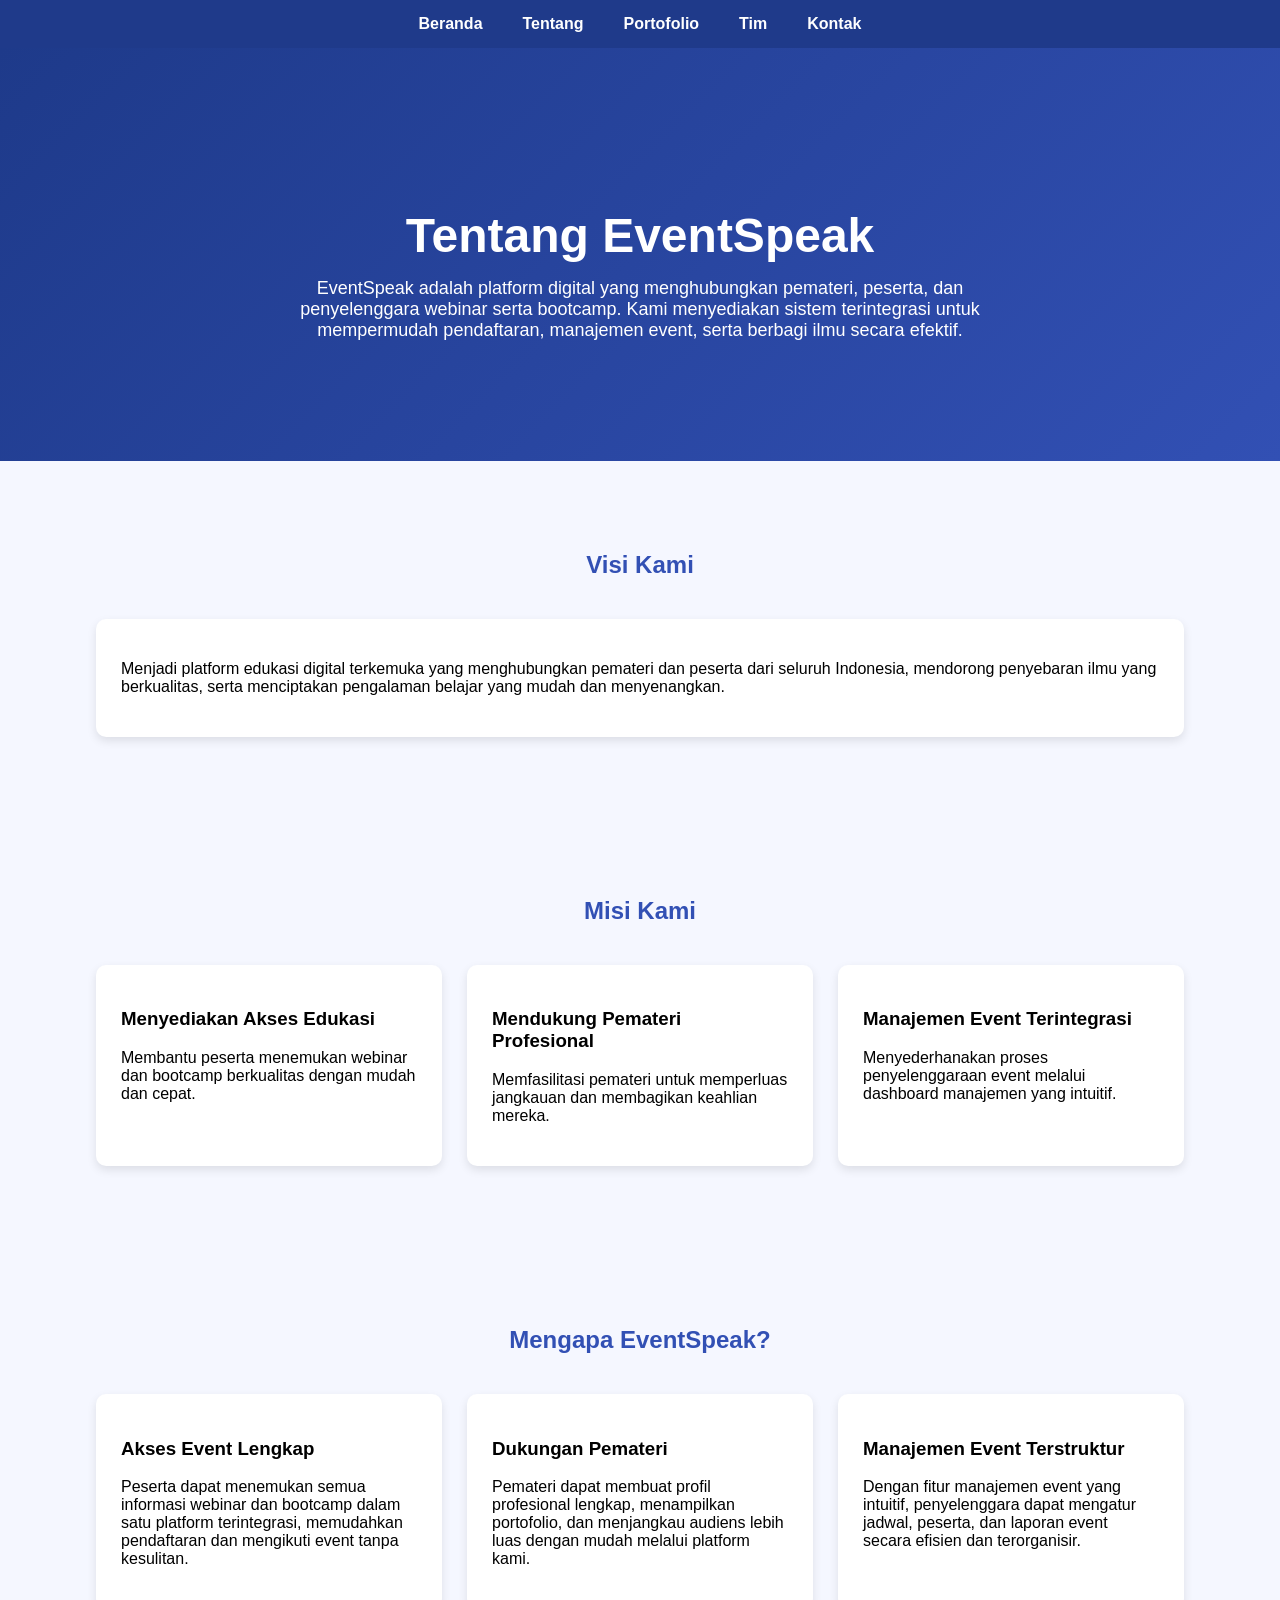
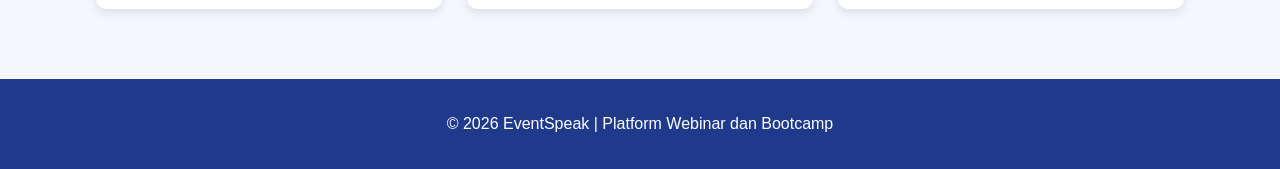
<file: about.html>
<!DOCTYPE html>
<html lang="id">
<head>
    <meta charset="UTF-8">
    <meta name="viewport" content="width=device-width, initial-scale=1.0">
    <title>EventSpeak - Tentang</title>
    <link rel="stylesheet" href="assets/css/index.css">
</head>
<body>

    <header>
        <nav>
            <ul>
                <li><a href="index.html">Beranda</a></li>
                <li><a href="about.html" class="active">Tentang</a></li>
                <li><a href="portofolio.html">Portofolio</a></li>
                <li><a href="team.html">Tim</a></li>
                <li><a href="contact.html">Kontak</a></li>
            </ul>
        </nav>
    </header>

    <section class="hero">
       <h1>Tentang EventSpeak</h1>
        <p>
        EventSpeak adalah platform digital yang menghubungkan pemateri, peserta, dan penyelenggara webinar serta bootcamp. 
        Kami menyediakan sistem terintegrasi untuk mempermudah pendaftaran, manajemen event, serta berbagi ilmu secara efektif.
        </p> 
    </section>

    <section class="container">
        <h2 class="section-title">Visi Kami</h2>
        <div class="card-area">
        <div class="card">
        <p>Menjadi platform edukasi digital terkemuka yang menghubungkan pemateri dan peserta dari seluruh Indonesia, 
        mendorong penyebaran ilmu yang berkualitas, serta menciptakan pengalaman belajar yang mudah dan menyenangkan.</p>
        </div>
        </div>
    </section>

    <section class="container">
        <h2 class="section-title">Misi Kami</h2>
        <div class="card-area">
        <div class="card">
        <h3>Menyediakan Akses Edukasi</h3>
        <p>Membantu peserta menemukan webinar dan bootcamp berkualitas dengan mudah dan cepat.</p>
        </div>
        <div class="card">
        <h3>Mendukung Pemateri Profesional</h3>
        <p>Memfasilitasi pemateri untuk memperluas jangkauan dan membagikan keahlian mereka.</p> 
        </div>
        <div class="card">
        <h3>Manajemen Event Terintegrasi</h3>
        <p>Menyederhanakan proses penyelenggaraan event melalui dashboard manajemen yang intuitif.</p>
        </div>
        </div>
    </section>

    <section class="container">
    <h2 class="section-title">Mengapa EventSpeak?</h2>
    <div class="card-area">
    <div class="card">
    <h3>Akses Event Lengkap</h3>
    <p>Peserta dapat menemukan semua informasi webinar dan bootcamp dalam satu platform terintegrasi, memudahkan pendaftaran dan mengikuti event tanpa kesulitan.</p>
    </div>
    <div class="card">
    <h3>Dukungan Pemateri</h3>
    <p>Pemateri dapat membuat profil profesional lengkap, menampilkan portofolio, dan menjangkau audiens lebih luas dengan mudah melalui platform kami.</p>
    </div>
    <div class="card">
    <h3>Manajemen Event Terstruktur</h3>
    <p>Dengan fitur manajemen event yang intuitif, penyelenggara dapat mengatur jadwal, peserta, dan laporan event secara efisien dan terorganisir.</p>
    </div>
    </div>
</section>

<footer>
    <p>© 2026 EventSpeak | Platform Webinar dan Bootcamp</p>  
</footer>

</body>
</html>
</file>
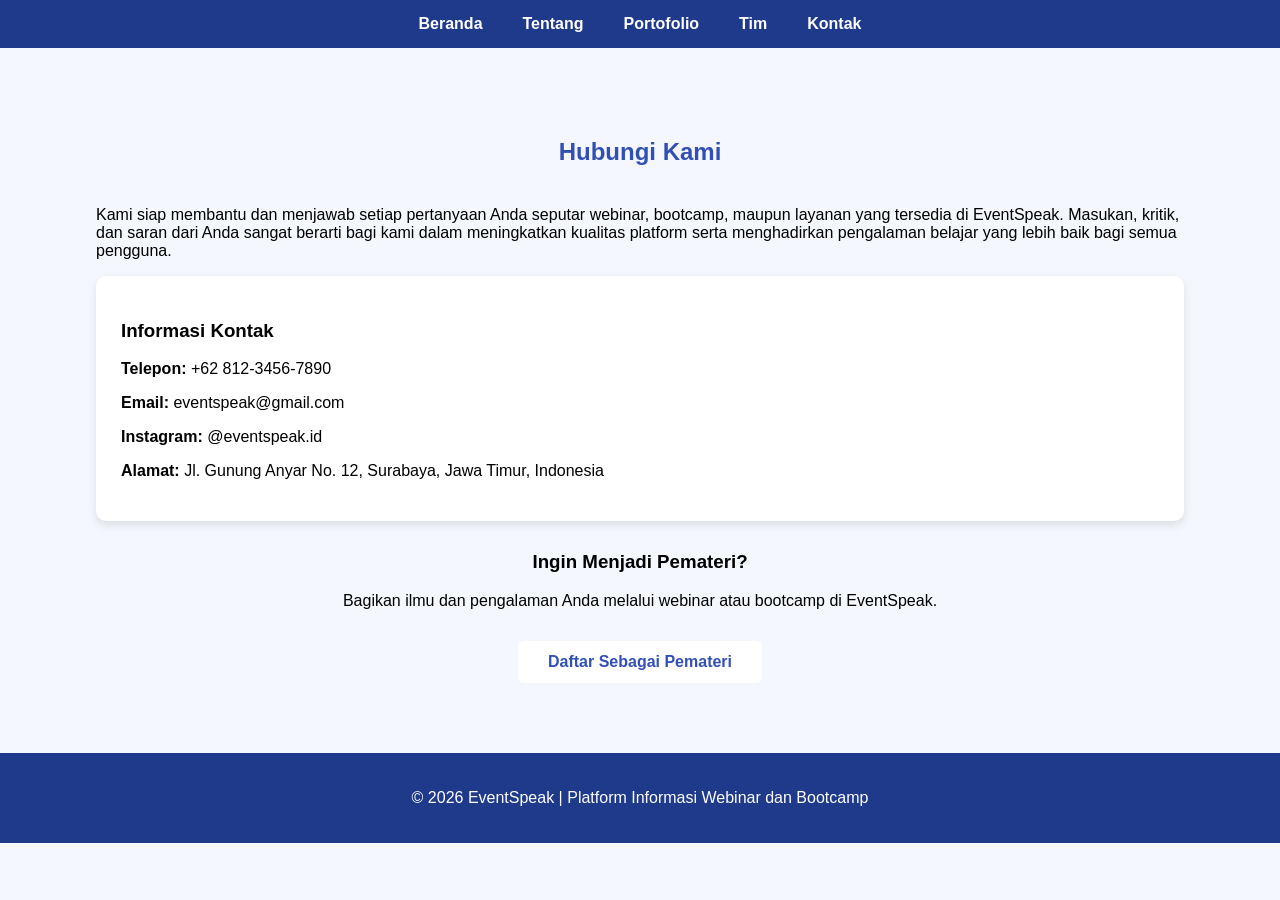
<file: contact.html>
<!DOCTYPE html>
<html lang="id">
<head>
    <meta charset="UTF-8">
    <meta name="viewport" content="width=device-width, initial-scale=1.0">
    <title>EventSpeak - Kontak</title>
    <link rel="stylesheet" href="assets/css/index.css">
</head>

<body>

   <header>
    <nav>
        <ul>
            <li><a href="index.html">Beranda</a></li>
            <li><a href="about.html">Tentang</a></li>
            <li><a href="portofolio.html">Portofolio</a></li>
            <li><a href="team.html">Tim</a></li>
            <li><a href="contact.html" class="active">Kontak</a></li>
        </ul>
    </nav>
    </header>
    
    <main class="container">
        <section>
            <h2 class="section-title">Hubungi Kami</h2>
            <p>Kami siap membantu dan menjawab setiap pertanyaan Anda seputar webinar, bootcamp, maupun layanan yang tersedia di EventSpeak. 
            Masukan, kritik, dan saran dari Anda sangat berarti bagi kami dalam meningkatkan kualitas platform serta menghadirkan 
            pengalaman belajar yang lebih baik bagi semua pengguna.</p>
        </section>

        <section class="card">
            <h3>Informasi Kontak</h3>
            <p><strong>Telepon:</strong> +62 812-3456-7890</p>
            <p><strong>Email:</strong> eventspeak@gmail.com</p>
            <p><strong>Instagram:</strong> @eventspeak.id</p>
            <p><strong>Alamat:</strong> Jl. Gunung Anyar No. 12, Surabaya, Jawa Timur, Indonesia</p>
        </section> 

        <section style="margin-top:30px; text-align:center;">
            <h3>Ingin Menjadi Pemateri?</h3>
            <p>Bagikan ilmu dan pengalaman Anda melalui webinar atau bootcamp di EventSpeak.</p>
            
            <a href="form_pemateri.html" class="btn" style="margin-top:15px; display:inline-block;">
                Daftar Sebagai Pemateri</a>
        </section>
    </main>

    <footer>
         <p>&copy; 2026 EventSpeak | Platform Informasi Webinar dan Bootcamp</p>
    </footer>
</body>
</html>
</file>
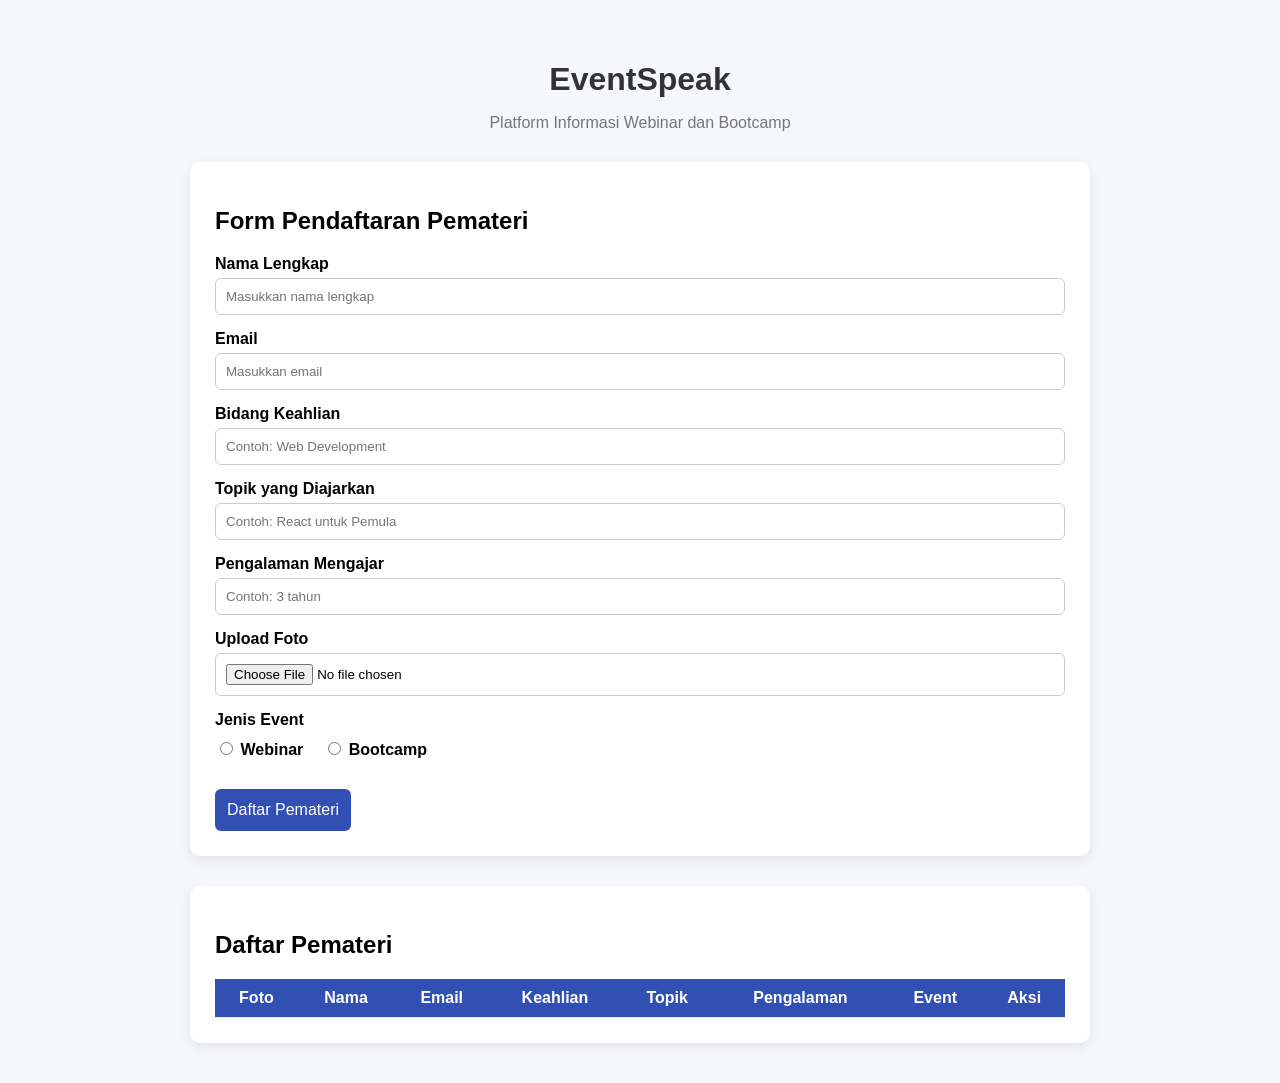
<file: form_pemateri.html>
<!DOCTYPE html>
<html lang="id">
  <head>
    <meta charset="UTF-8">
    <meta name="viewport" content="width=device-width, initial-scale=1.0">
    <title>EventSpeak - Pendaftaran Pemateri</title>
    <link rel="stylesheet" href="assets/css/style.css">
  </head>

  <body>
    <div class="container">
      <h1>EventSpeak</h1>
      <p class="subtitle">Platform Informasi Webinar dan Bootcamp</p>

      <div class="card">
        <h2>Form Pendaftaran Pemateri</h2>

        <form id="formPemateri" onsubmit="return tambahData();">
          <div class="form-group">
            <label>Nama Lengkap</label>
            <input
              type="text"
              id="nama"
              placeholder="Masukkan nama lengkap"
              required>
          </div>

          <div class="form-group">
            <label>Email</label>
            <input
              type="email"
              id="email"
              placeholder="Masukkan email"
              required>
          </div>

          <div class="form-group">
            <label>Bidang Keahlian</label>
            <input
              type="text"
              id="keahlian"
              placeholder="Contoh: Web Development"
              required>
          </div>

          <div class="form-group">
            <label>Topik yang Diajarkan</label>
            <input
              type="text"
              id="topik"
              placeholder="Contoh: React untuk Pemula"
              required>
          </div>

          <div class="form-group">
            <label>Pengalaman Mengajar</label>
            <input
              type="text"
              id="pengalaman"
              placeholder="Contoh: 3 tahun"
              required>
          </div>

          <div class="form-group">
            <label>Upload Foto</label>
            <input type="file" id="foto" accept="image/*">
          </div>

          <div class="form-group">
            <label>Jenis Event</label>

            <div class="radio-group">
              <label
                ><input type="radio" name="event" value="Webinar" required>
                Webinar</label
              >
              <label
                ><input type="radio" name="event" value="Bootcamp">
                Bootcamp</label
              >
            </div>
          </div>

          <button type="submit" class="btn-submit">Daftar Pemateri</button>
        </form>
      </div>

      <div class="table-card">
        <h2>Daftar Pemateri</h2>

        <table id="tabelPemateri">
          <thead>
            <tr>
              <th>Foto</th>
              <th>Nama</th>
              <th>Email</th>
              <th>Keahlian</th>
              <th>Topik</th>
              <th>Pengalaman</th>
              <th>Event</th>
              <th>Aksi</th>
            </tr>
          </thead>

          <tbody></tbody>
        </table>
      </div>
    </div>

    <script>
      let indexEdit = -1;

      function tambahData() {
        let nama = document.getElementById("nama").value;
        let email = document.getElementById("email").value;
        let polaEmail = /^[^\s@]+@[^\s@]+\.[^\s@]+$/;

        if (!polaEmail.test(email)) {
          alert("Email tidak valid!");
          return false;
        }

        let keahlian = document.getElementById("keahlian").value;
        let topik = document.getElementById("topik").value;
        let pengalaman = document.getElementById("pengalaman").value;

        let event = document.querySelector('input[name="event"]:checked').value;

        let fotoInput = document.getElementById("foto");
        let fotoFile = fotoInput.files[0];
        let fotoURL = "";

        if (fotoFile) {
          fotoURL = URL.createObjectURL(fotoFile);
        }

        let tabel = document.querySelector("#tabelPemateri tbody");

        if (indexEdit === -1) {
          let baris = tabel.insertRow();

          baris.insertCell(0).innerHTML = fotoURL
            ? `<img src="${fotoURL}" width="50">`
            : "-";
          baris.insertCell(1).innerHTML = nama;
          baris.insertCell(2).innerHTML = email;
          baris.insertCell(3).innerHTML = keahlian;
          baris.insertCell(4).innerHTML = topik;
          baris.insertCell(5).innerHTML = pengalaman;
          baris.insertCell(6).innerHTML = event;

          baris.insertCell(7).innerHTML =
            `<button class="btn-edit" onclick="editData(this)">Edit</button> <button class="btn-delete" onclick="hapusData(this)">Hapus</button>`;
        } else {
          let baris = tabel.rows[indexEdit];

          if (fotoURL !== "") {
            baris.cells[0].innerHTML = `<img src="${fotoURL}" width="50">`;
          }

          baris.cells[1].innerHTML = nama;
          baris.cells[2].innerHTML = email;
          baris.cells[3].innerHTML = keahlian;
          baris.cells[4].innerHTML = topik;
          baris.cells[5].innerHTML = pengalaman;
          baris.cells[6].innerHTML = event;

          indexEdit = -1;
        }

        document.getElementById("formPemateri").reset();

        return false;
      }

      function hapusData(btn) {
        if (confirm("Yakin ingin menghapus data?")) {
          let baris = btn.parentNode.parentNode;
          baris.remove();
        }
      }

      function editData(btn) {
        let baris = btn.parentNode.parentNode;

        indexEdit = baris.rowIndex - 1;

        document.getElementById("nama").value = baris.cells[1].innerHTML;
        document.getElementById("email").value = baris.cells[2].innerHTML;
        document.getElementById("keahlian").value = baris.cells[3].innerHTML;
        document.getElementById("topik").value = baris.cells[4].innerHTML;
        document.getElementById("pengalaman").value = baris.cells[5].innerHTML;

        let event = baris.cells[6].innerHTML;

        document.querySelector(
          `input[name="event"][value="${event}"]`,
        ).checked = true;
      }
    </script>
  </body>
</html>
</file>
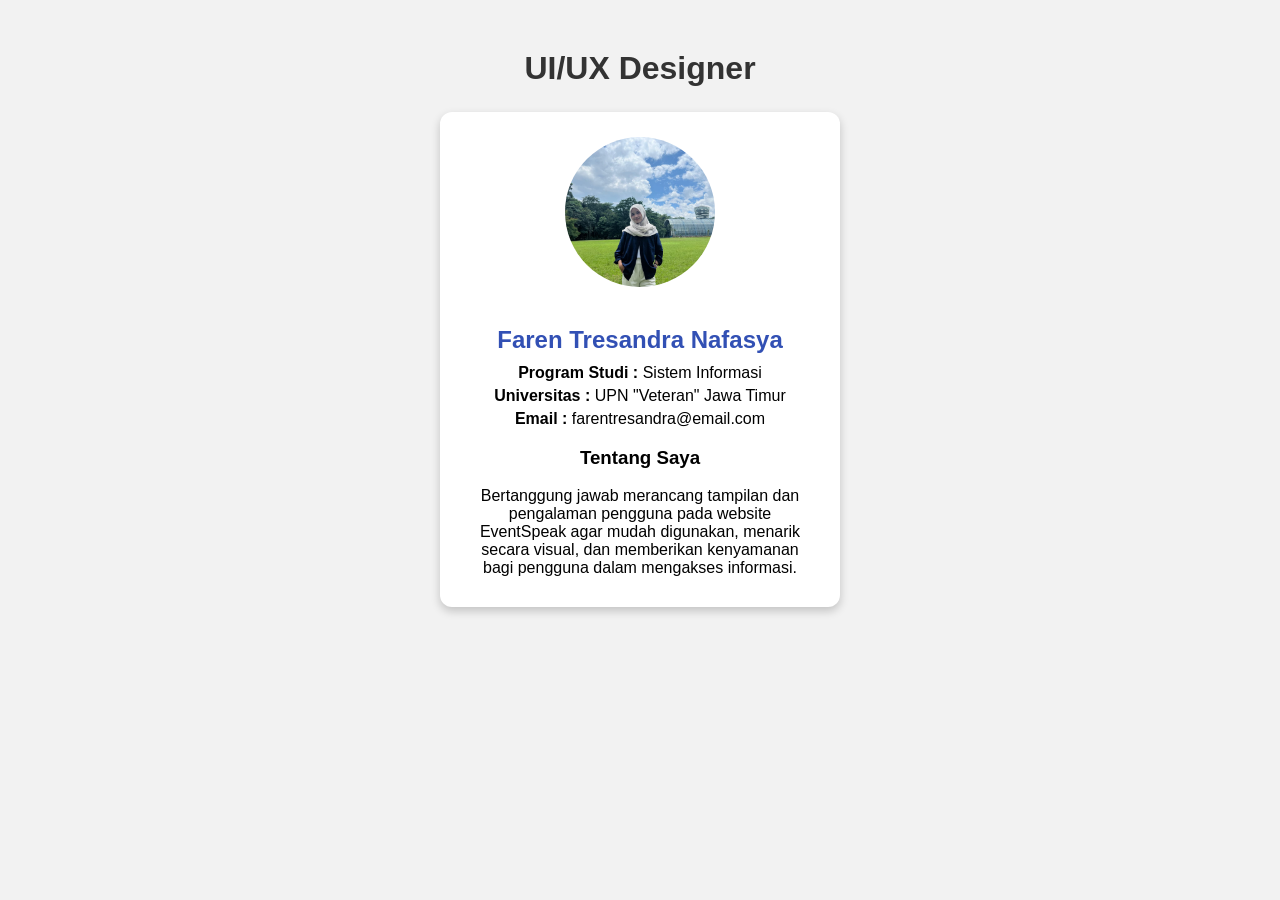
<file: profiles/faren.html>
<!DOCTYPE html>
<html lang="id">
<head>
    <meta charset="UTF-8">
    <title>UI/UX Designer</title>

    <link rel="stylesheet" href="../assets/css/profiles.css">
</head>

<body>

<div class="container">

    <h1>UI/UX Designer</h1>

    <div class="card">

<img src="../assets/images/faren.jpeg" class="foto" alt="Foto Profil">

        <h2 id="nama">Faren Tresandra Nafasya</h2>

        <p><b>Program Studi :</b> Sistem Informasi</p>
        <p><b>Universitas :</b> UPN "Veteran" Jawa Timur</p>
        <p><b>Email :</b> farentresandra@email.com</p>

        <h3>Tentang Saya</h3>
        <p class="deskripsi">
            Bertanggung jawab merancang tampilan dan pengalaman pengguna pada website EventSpeak
            agar mudah digunakan, menarik secara visual, dan memberikan kenyamanan bagi pengguna 
            dalam mengakses informasi.
        </p>

    </div>

</div>

</body>
</html>
</file>
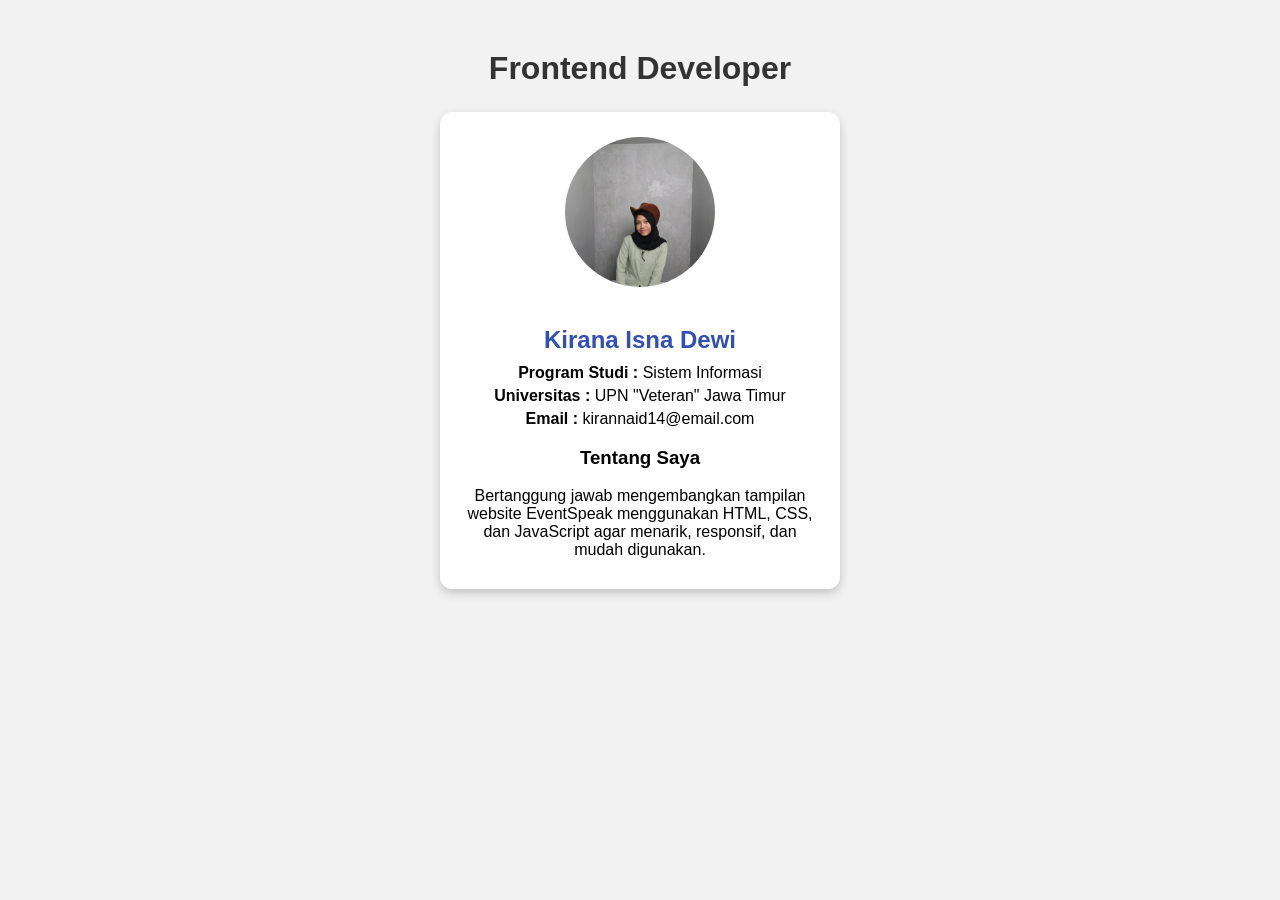
<file: profiles/kirana.html>
<!DOCTYPE html>
<html lang="id">
  <head>
    <meta charset="UTF-8">
    <title>Frontend Developer</title>

    <link rel="stylesheet" href="../assets/css/profiles.css">
  </head>

  <body>
    <div class="container">
      <h1>Frontend Developer</h1>

      <div class="card">
        <img src="../assets/images/kirana.png" class="foto" alt="Foto Profil">

        <h2 id="nama">Kirana Isna Dewi</h2>

        <p><b>Program Studi :</b> Sistem Informasi</p>
        <p><b>Universitas :</b> UPN "Veteran" Jawa Timur</p>
        <p><b>Email :</b> kirannaid14@email.com</p>

        <h3>Tentang Saya</h3>
        <p class="deskripsi">
          Bertanggung jawab mengembangkan tampilan website EventSpeak
          menggunakan HTML, CSS, dan JavaScript agar menarik, responsif, dan
          mudah digunakan.
        </p>
      </div>
    </div>
  </body>
</html>
</file>
<file: assets/css/index.css>
body {
  font-family: Arial, sans-serif;
  margin: 0;
  background: #f5f7ff;}

/* NAVBAR */

header {
  background: #1f3a8a;
  padding: 15px;
  position: sticky;
  top: 0;
}

nav ul {
  list-style: none;
  display: flex;
  justify-content: center;
  gap: 40px;
  margin: 0;
  padding: 0;
}

nav ul li a {
  color: white;
  text-decoration: none;
  font-weight: bold;
}

nav ul li a:hover {
  color: #ffd43b;}

/* HERO */

.hero {
  text-align: center;
  padding: 120px 20px;
  color: white;

  background: linear-gradient(135deg, #1e3a8a, #3250b4, #4f6edb, #6f8cff);
  background-size: 300% 300%;
  animation: gradientMove 8s ease infinite;
}

.hero h1 {
  font-size: 48px;
  margin-bottom: 15px;
}

.hero p {
  font-size: 18px;
  max-width: 700px;
  margin: auto;
}

.btn {
  display: inline-block;
  margin-top: 30px;
  padding: 12px 30px;
  background: white;
  color: #3250b4;
  border-radius: 6px;
  text-decoration: none;
  font-weight: bold;
  transition: 0.3s;
}

.btn:hover {
  transform: scale(1.05);}

/* ANIMASI */

@keyframes gradientMove {
  0% {
    background-position: 0% 50%;
  }

  50% {
    background-position: 100% 50%;
  }

  100% {
    background-position: 0% 50%;
  }
}

/* STATISTIK */

.stats {
  display: flex;
  justify-content: space-around;
  background: #eee;
  padding: 30px 0;
  text-align: center;
}

.stat h2 {
  color: #3250b4;
  margin: 0;
}

.stat p {
  font-size: 14px;}

/* CONTAINER */

.container {
  width: 85%;
  margin: auto;
  padding: 70px 0;
}

.section-title {
  text-align: center;
  margin-bottom: 40px;
  color: #3250b4;}

/* CARD */

.card-area {
  display: grid;
  grid-template-columns: repeat(auto-fit, minmax(250px, 1fr));
  gap: 25px;
}

.card {
  background: white;
  padding: 25px;
  border-radius: 10px;
  box-shadow: 0 4px 10px rgba(0, 0, 0, 0.1);
  transition: 0.3s;
}

.card:hover {
  transform: translateY(-8px);}

/* WEBINAR */

.webinar-area {
  display: grid;
  grid-template-columns: repeat(auto-fit, minmax(260px, 1fr));
  gap: 25px;
}

.webinar-card {
  background: white;
  border-radius: 10px;
  overflow: hidden;
  box-shadow: 0 4px 10px rgba(0, 0, 0, 0.1);
}

.webinar-card img {
  width: 100%;
  height: 180px;
  object-fit: cover;
}

.webinar-info {
  padding: 15px;
}

.webinar-info h4 {
  margin: 5px 0;
  color: #3250b4;}

/* FOOTER */

footer {
  background: #1f3a8a;
  color: white;
  text-align: center;
  padding: 20px;
}
</file>
<file: assets/css/style.css>
body {
  font-family: Arial, Helvetica, sans-serif;
  background: #f5f7fb;
  margin: 0;
  padding: 40px;
}

.container {
  max-width: 900px;
  margin: auto;
}

h1 {
  text-align: center;
  color: #333;
  margin-bottom: 5px;
}

.subtitle {
  text-align: center;
  color: #777;
  margin-bottom: 30px;
}

.card {
  background: white;
  padding: 25px;
  border-radius: 10px;
  box-shadow: 0 4px 12px rgba(0, 0, 0, 0.08);
  margin-bottom: 30px;
}

.table-card {
  background: white;
  padding: 25px;
  border-radius: 10px;
  box-shadow: 0 4px 12px rgba(0, 0, 0, 0.08);
}

.form-group {
  display: flex;
  flex-direction: column;
  margin-bottom: 15px;
}

label {
  font-weight: 600;
  margin-bottom: 5px;
}

input {
  padding: 10px;
  border-radius: 6px;
  border: 1px solid #ccc;
}

.radio-group {
  display: flex;
  gap: 20px;
  margin-top: 5px;
}

.btn-submit {
  margin-top: 10px;
  padding: 12px;
  background: #3250b4;
  color: white;
  border: none;
  border-radius: 6px;
  cursor: pointer;
  font-size: 16px;
}

.btn-submit:hover {
  background: #3250b4;
}

table {
  width: 100%;
  border-collapse: collapse;
  margin-top: 15px;
}

table img {
  width: 50px;
  height: 50px;
  object-fit: cover;
  border-radius: 50%;
}

th,
td {
  padding: 10px;
  border-bottom: 1px solid #eee;
  text-align: center;
}

th {
  background: #3250b4;
  color: white;
}

.btn-edit {
  background: #f59e0b;
  border: none;
  padding: 6px 10px;
  color: white;
  border-radius: 4px;
  cursor: pointer;
}

.btn-delete {
  background: #ef4444;
  border: none;
  padding: 6px 10px;
  color: white;
  border-radius: 4px;
  cursor: pointer;
  margin-left: 5px;
}
</file>
<file: assets/css/profiles.css>
body {
  font-family: Arial, sans-serif;
  background-color: #f2f2f2;
  text-align: center;
  margin: 0;
}

/* container utama */
.container {
  margin-top: 50px;
}

/* card profil */
.card {
  background-color: white;
  width: 350px;
  margin: auto;
  padding: 25px;
  border-radius: 12px;
  box-shadow: 0 4px 10px rgba(0, 0, 0, 0.2);
}

/* foto profil */
.foto {
  width: 150px;
  height: 150px;
  border-radius: 50%;
  object-fit: cover;
  margin-bottom: 15px;
}

/* judul */
h1 {
  color: #333;
  margin-bottom: 25px;
}

h2 {
  color: #3250b4;
  margin-bottom: 10px;
}

/* paragraf */
p {
  margin: 5px 0;
}

/* tombol */
button {
  background-color: #3250b4;
  color: white;
  border: none;
  padding: 10px 15px;
  margin-top: 15px;
  border-radius: 6px;
  cursor: pointer;
  font-size: 14px;
}

/* efek hover */
button:hover {
  background-color: #1a5dc9;
}
</file>
